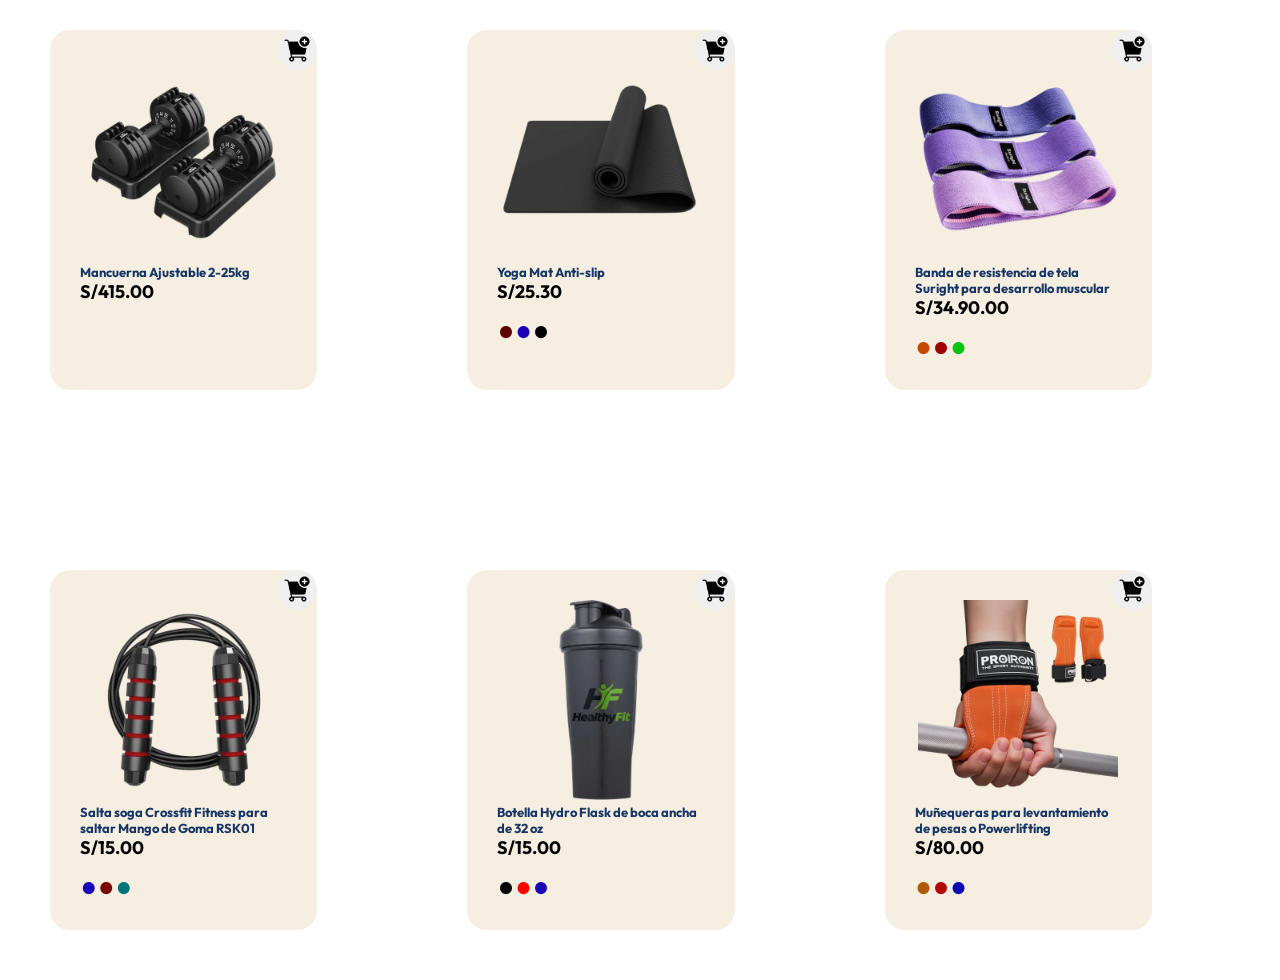
<file: HealthyFitt/articulo.html>
<!DOCTYPE html>
<html lang="es">
<head>
    <meta charset="UTF-8">
    <meta name="viewport" content="width=device-width, initial-scale=1.0">
    <title>Articulo</title>
    <link rel="stylesheet" href="estilo/estilo.css">
</head>
<body>
    <div class="articulos">
        <div class="producto">
            <img src="icono imagen/articulos/mancuernas.png" alt="">
            <p>Mancuerna Ajustable 2-25kg </p>
            <P>S/415.00 <span></span> <span></span></P>
            <p><span id="Acolor_prod1"></span><span id="Acolor_prod1"></span><span id="Acolor3_prod1"></span></p>
            <button> <img src="icono imagen/carrito.png" alt=""></button>
        </div>
                <div class="producto">
            <img src="icono imagen/articulos/colchoneta.png" alt="">
            <p>Yoga Mat Anti-slip </p>
            <P>S/25.30<span></span> <span></span></P>
            <p><span id="Acolor_prod2">•</span><span id="Acolor2_prod2">•</span><span id="Acolor3_prod2">•</span></p>
            <button> <img src="icono imagen/carrito.png" alt=""></button>
        </div>
                <div class="producto">
            <img src="icono imagen/articulos/bandas.png" alt="">
            <p>Banda de resistencia de tela Suright para desarrollo muscular</p>
            <P>S/34.90.00 <span></span> <span></span></P>
            <p><span id="Acolor_prod3">•</span><span id="Acolor2_prod3">•</span><span id="Acolor3_prod3">•</span></p>
            <button> <img src="icono imagen/carrito.png" alt=""></button>
        </div>
                <div class="producto">
            <img src="icono imagen/articulos/cuerda.png" alt="">
            <p>Salta soga Crossfit Fitness para saltar Mango de Goma RSK01 </p>
            <P>S/15.00 <span></span> <span></span></P>
            <p><span id="Acolor_prod4">•</span><span id="Acolor2_prod4">•</span><span id="Acolor3_prod4">•</span></p>
            <button> <img src="icono imagen/carrito.png" alt=""></button>
        </div>
                <div class="producto">
            <img src="icono imagen/articulos/tomatodo.png" alt="">
            <p>Botella Hydro Flask de boca ancha de 32 oz</p>
            <P>S/15.00 <span></span> <span></span></P>
            <p><span id="Acolor_prod5">•</span><span id="Acolor2_prod5">•</span><span id="Acolor3_prod5">•</span></p>
            <button> <img src="icono imagen/carrito.png" alt=""></button>
        </div>
        <div class="producto">
            <img src="icono imagen/articulos/guantes.png" alt="">
            <p>Muñequeras para levantamiento de pesas o Powerlifting</p>
            <P>S/80.00 <span></span> <span></span></P>
            <p><span id="Acolor_prod6">•</span><span id="Acolor2_prod6">•</span><span id="Acolor3_prod6">•</span></p>
            <button> <img src="icono imagen/carrito.png" alt=""></button>
        </div>
        
        
    </div>
</body>
</html>
</file>
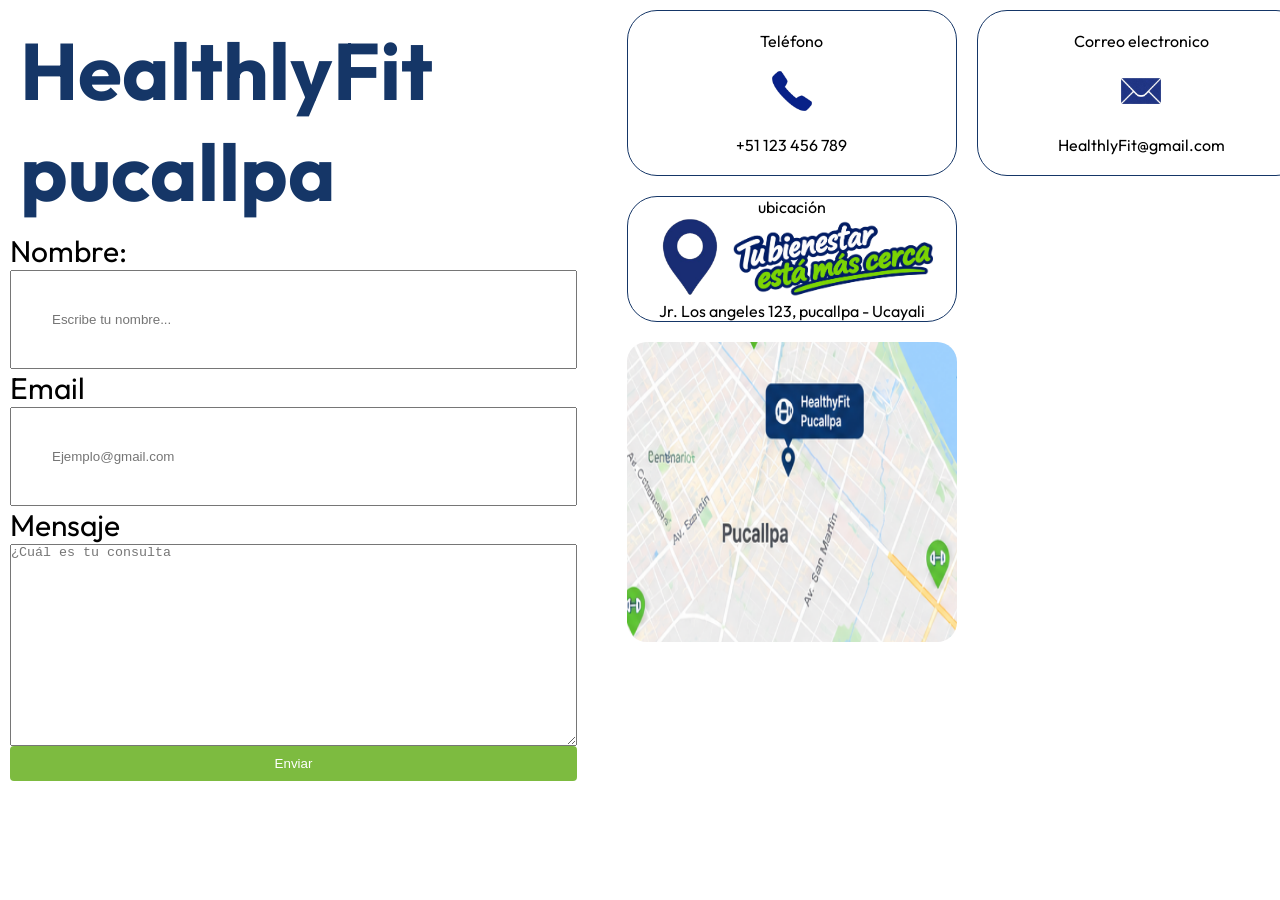
<file: HealthyFitt/contacto.html>
<!DOCTYPE html>
<html lang="es">
<head>
    <meta charset="UTF-8">
    <meta name="viewport" content="width=device-width, initial-scale=1.0">
    <title>Contacto</title>
    <link rel="stylesheet" href="estilo/estilo.css">
</head>
<body class="form_cont">
    <div class="formulario">
        <h1>HealthlyFit <br>pucallpa</h1>
        <form action="">
            <label for="nombre">Nombre:</label>
            <input type="text" id="nombre" placeholder="Escribe tu nombre...">
            <label for="email">Email</label>
            <input type="email" id="email" placeholder="Ejemplo@gmail.com">
            <label for="mensaje">Mensaje</label>
            <textarea name="" id="mensaje" placeholder="¿Cuál es tu consulta"></textarea>
            <button>Enviar</button>
        </form>
    </div>
<div class="informacion">
    <div class="corr-tel">
        <p>Teléfono</p>
        <img src="icono imagen/imagenes/TELEFONO.png" alt="">
        <p>+51 123 456 789</p>
    </div>
    <div class="corr-tel">
        <p>Correo electronico</p>
        <img src="icono imagen/imagenes/MENSAJE.png" alt="">
        <p>HealthlyFit@gmail.com</p>
    </div>
     <div>
         <div class="direccion">
    <div class="ubi-cont">
        <p>ubicación</p>
        <img src="icono imagen/imagenes/UBI.png" alt="" class="punto-ubi">
        <img src="icono imagen/contacto/FRASE.png" alt="">
        <p>Jr. Los angeles 123, pucallpa - Ucayali</p>
    </div>
        <img src="icono imagen/contacto/UBI.png" alt="" class="mapa-sede">
</div>
     </div>
</div>
</body>
</html>
</file>
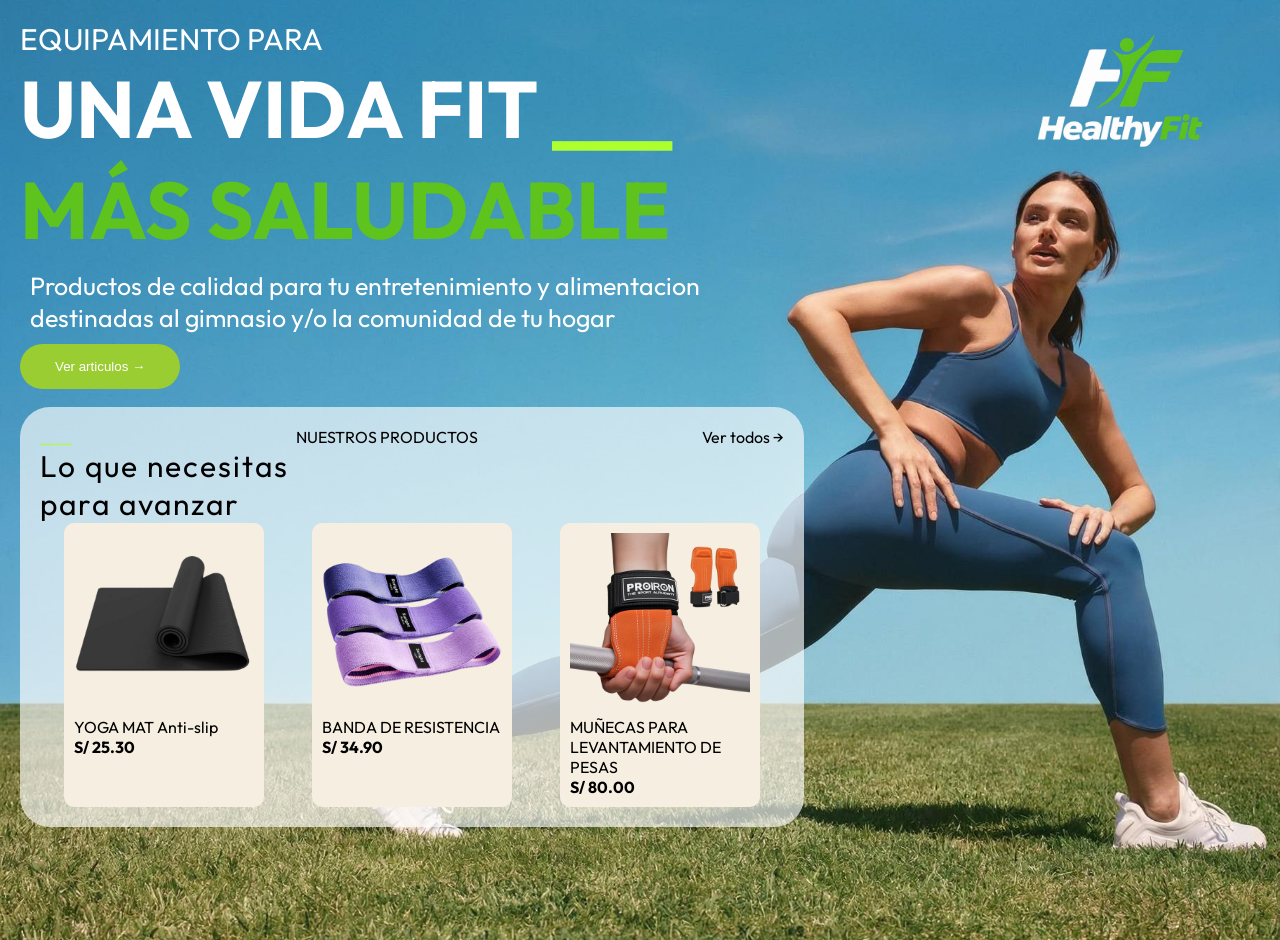
<file: HealthyFitt/inicio.html>
<!DOCTYPE html>
<html lang="es">
<head>
    <meta charset="UTF-8">
    <meta name="viewport" content="width=device-width, initial-scale=1.0">
    <title>Inicio</title>
    <link rel="stylesheet" href="estilo/estilo.css">
</head>
<body>
    <main>
        <img src="icono imagen/logo.png" alt="HealthyFit" class="logo_portada">
        <section class="portada">
            <div>
                <p class="texto_portada">EQUIPAMIENTO PARA</p>
                <H1>UNA VIDA FIT <span class="linea_verde1">___</span></H1>
                <h2>MÁS SALUDABLE</h2>
                <p class="descripcion">Productos de calidad para tu entretenimiento y alimentacion <br>destinadas al gimnasio y/o la comunidad de tu hogar</p>
                <button class="boton_principal">Ver articulos →</button>
            </div>
            <br>
            <section class="producto_destacados">
                <div class="encabezado">

                <span class="linea_verde2">____</span><span>NUESTROS PRODUCTOS</span>

                    <a href="articulo.html" class="ver-todo">Ver todos →</a>
                </div>
                <h3>Lo que necesitas <br>para avanzar</h3>
                <div class="productos_tarjetas">
                <div class="tarjeta">
                    <img src="icono imagen/articulos/colchoneta.png" alt="yoga">
                    <p>YOGA MAT Anti-slip</p>
                    <strong>S/ 25.30</strong>
                </div>
                <div class="tarjeta">
                        <img src="icono imagen/articulos/bandas.png" alt="yoga">
                        <p>BANDA DE RESISTENCIA</p>
                        <strong>S/ 34.90</strong>
                </div>
                <div class="tarjeta">
                        <img src="icono imagen/articulos/guantes.png" alt="yoga">
                        <p>MUÑECAS PARA LEVANTAMIENTO DE PESAS</p>
                        <strong>S/ 80.00</strong>
                </div>
                </div>
            </section>
        </section>
    </main>
</body>
</html>
</file>
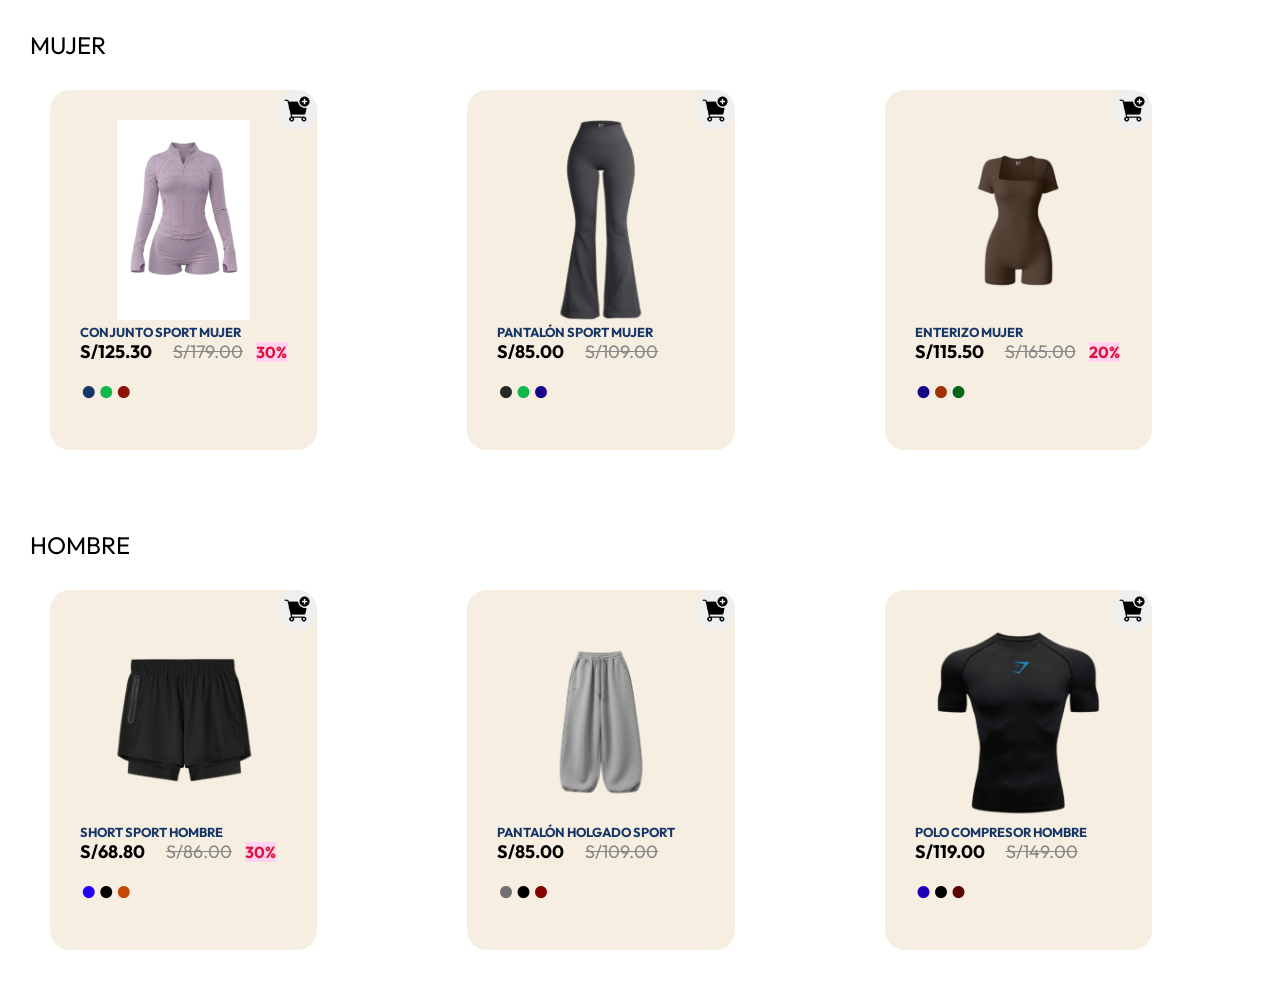
<file: HealthyFitt/ropa.html>
<!DOCTYPE html>
<html lang="es">
<head>
    <meta charset="UTF-8">
    <meta name="viewport" content="width=device-width, initial-scale=1.0">
    <title>Ropa</title>
    <link rel="stylesheet" href="estilo/estilo.css">
</head>
<body>
    <p class="seccion">MUJER</p>
    <div class="mujer">
        <div class="producto">
            <img src="icono imagen/ropa/sport conjunto mujer.jpg" alt="">
            <p>CONJUNTO SPORT MUJER</p>
            <P>S/125.30 <span class="pr-ant"> S/179.00</span> <span class="desc">30%</span></P>
            <p><span id="color_prod1">•</span><span id="color2_prod1">•</span><span id="color3_prod1">•</span></p>
            <button> <img src="icono imagen/carrito.png" alt=""></button>
        </div>
        <div class="producto">
            <img src="icono imagen/ropa/pantalon sport mujer.png" alt="">
            <p>PANTALÓN SPORT MUJER</p>
             <P>S/85.00 <span class="pr-ant"> S/109.00</span></P>
           <p><span id="color_prod2">•</span><span id="color2_prod2">•</span><span id="color3_prod2">•</span></p>
           <button> <img src="icono imagen/carrito.png" alt=""></button>
        </div>
        <div class="producto">
            <img src="icono imagen/ropa/enterizo mujer.png" alt="">
            <p>ENTERIZO MUJER</p>
             <P>S/115.50 <span class="pr-ant"> S/165.00</span> <span class="desc">20%</span></P>
            <p><span id="color_prod3">•</span><span id="color2_prod3">•</span><span id="color3_prod3">•</span></p>
            <button> <img src="icono imagen/carrito.png" alt=""></button>
        </div>
    </div>
    <P class="seccion">HOMBRE</P>
    <div class="hombre">
        <div class="producto">
            <img src="icono imagen/ropa/short hombre.png" alt="">
            <p>SHORT SPORT HOMBRE</p>
            <P>S/68.80 <span class="pr-ant"> S/86.00</span> <span class="desc">30%</span></P>
            <p><span id="Hcolor_prod1">•</span><span id="Hcolor2_prod1">•</span><span id="Hcolor3_prod1">•</span></p>
            <button> <img src="icono imagen/carrito.png" alt=""></button>
        </div>
        <div class="producto">
            <img src="icono imagen/ropa/pantalon hombre.png" alt="">
            <p>PANTALÓN HOLGADO SPORT</p>
             <P>S/85.00 <span class="pr-ant"> S/109.00</span></P>
           <p><span id="Hcolor_prod2">•</span><span id="Hcolor2_prod2">•</span><span id="Hcolor3_prod2">•</span></p>
           <button> <img src="icono imagen/carrito.png" alt=""></button>
        </div>
        <div class="producto">
            <img src="icono imagen/ropa/polo hombre.png" alt="">
            <p>POLO COMPRESOR HOMBRE</p>
             <P>S/119.00 <span class="pr-ant"> S/149.00</span></P>
            <p><span id="Hcolor_prod3">•</span><span id="Hcolor2_prod3">•</span><span id="Hcolor3_prod3">•</span></p>
            <button> <img src="icono imagen/carrito.png" alt=""></button>
        </div>
    </div>
</body>
</html>
</file>
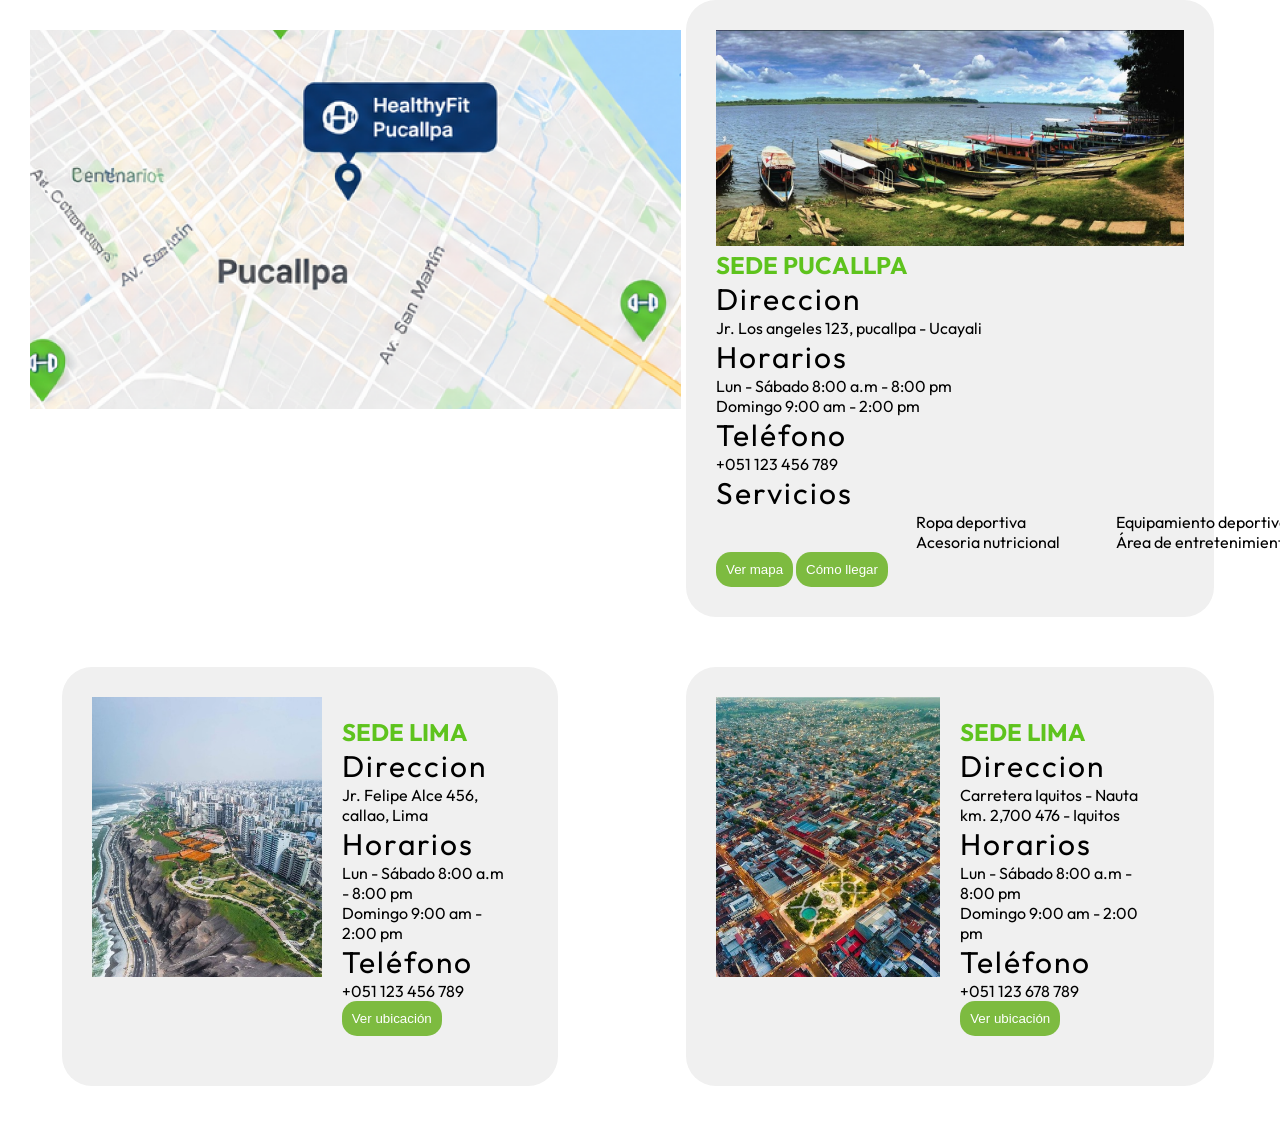
<file: HealthyFitt/sedes.html>
<!DOCTYPE html>
<html lang="es">
<head>
    <meta charset="UTF-8">
    <meta name="viewport" content="width=device-width, initial-scale=1.0">
    <title>Sedes</title>
    <link rel="stylesheet" href="estilo/estilo.css">
</head>
<body>
  <div class="contenedor-sedes">
    <div class="mapa">
        <img src="icono imagen/contacto/UBI.png" alt="">
    </div>
    <div class="pucallpa">
        <img src="icono imagen/foto/sede pucallpa.jpg" alt="">
        <h2>SEDE PUCALLPA</h2>
        <H3>Direccion</H3>
        <p>Jr. Los angeles 123, pucallpa - Ucayali</p>
        <h3>Horarios</h3>
        <p>Lun - Sábado 8:00 a.m - 8:00 pm <br> Domingo 9:00 am - 2:00 pm</p>
        <h3>Teléfono</h3>
        <p>+051 123 456 789</p>
        <h3>Servicios</h3>
        <div class="lista-servicios">
            <span>Ropa deportiva</span>
            <span>Equipamiento deportivo</span>
            <span>Acesoria nutricional</span>
            <span>Área de entretenimiento</span>
        </div>
        <div class="botones-sede">
            <button>Ver mapa</button>
            <button>Cómo llegar</button>
        </div>
        </div>
    <div class="sede-lima">
        <img src="icono imagen/foto/sede lima.jpg" alt="">
        <div class="info-sede">
        <h2>SEDE LIMA</h2>
        <H3>Direccion</H3>
        <p>Jr. Felipe Alce 456, callao, Lima</p>
        <h3>Horarios</h3>
        <p>Lun - Sábado 8:00 a.m - 8:00 pm <br> Domingo 9:00 am - 2:00 pm</p>
        <h3>Teléfono</h3>
        <p>+051 123 456 789</p>
        <button>Ver ubicación</button> 
        </div>
        
    </div>
    <div class="sede-iquitos">
        <img src="icono imagen/foto/sede iquitos.jpg" alt="">
        <div class="info-sede">
        <h2>SEDE LIMA</h2>
        <H3>Direccion</H3>
        <p>Carretera Iquitos - Nauta km. 2,700 476 - Iquitos</p>
        <h3>Horarios</h3>
        <p>Lun - Sábado 8:00 a.m - 8:00 pm <br> Domingo 9:00 am - 2:00 pm</p>
        <h3>Teléfono</h3>
        <p>+051 123 678 789</p>
        <button>Ver ubicación</button>  
        </div>

    </div>

  </div>
</body>
</html>
</file>
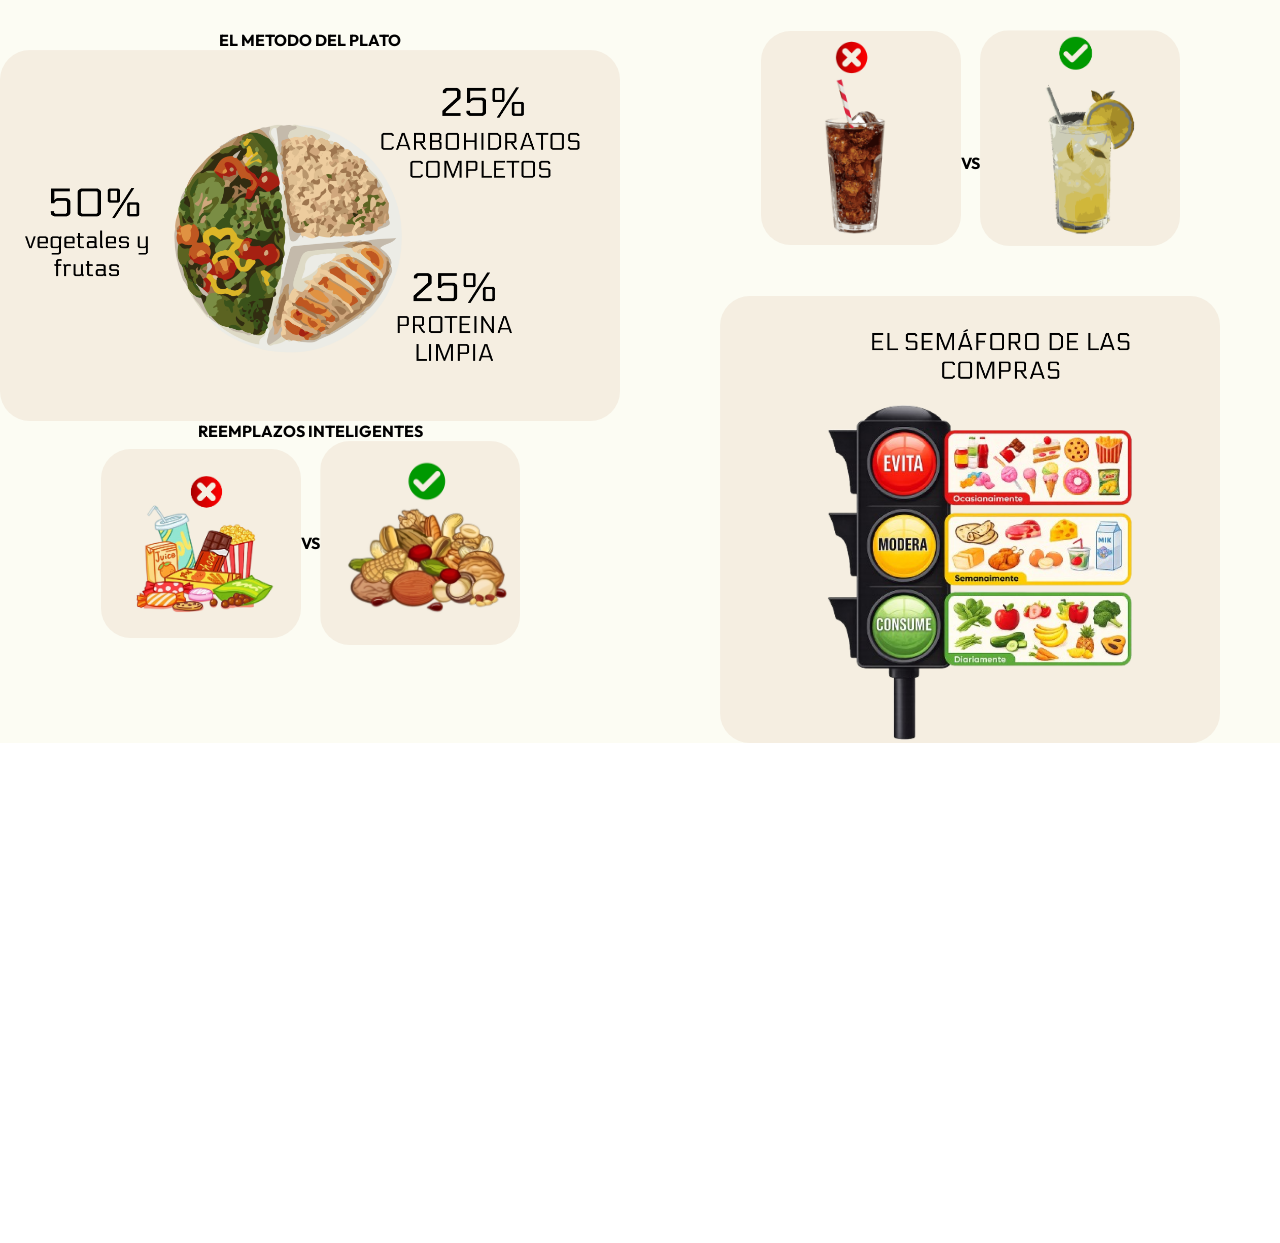
<file: HealthyFitt/tips.html>
<!DOCTYPE html>
<html lang="es">
<head>
    <meta charset="UTF-8">
    <meta name="viewport" content="width=device-width, initial-scale=1.0">
    <title>Tips</title>
    <link rel="stylesheet" href="estilo/estilo.css">
</head>
<body>
<div class="cont_tips">
        <section class="metodo">
            <p>EL METODO DEL PLATO</p>
            <div>
                <img src="icono imagen/tips/metodo.png" alt="">
            </div>
            <p>REEMPLAZOS INTELIGENTES</p>
            <div>
                <img src="icono imagen/tips/chatarra2.png" alt="">
                <p>VS</p>
                <img src="icono imagen/tips/natural2.png" alt="">
            </div>
        </section>
    <section>
        <div>
            <img src="icono imagen/tips/coca2.png" alt="">
            <p>VS</p>
            <img src="icono imagen/tips/limonada2.png" alt="">
        </div>
        <div>
            <img src="icono imagen/tips/semaforo2.png" alt="">
        </div>
    </section>
 </div>
</body>
</html>
</file>
<file: HealthyFitt/estilo/estilo.css>
@import url('https://fonts.googleapis.com/css2?family=Outfit:wght@100..900&display=swap');
*{
    margin: 0;
    padding: 0;
}
.pagina{
    width: 100%;
}
nav{
    background-color: #153667;
    width: 100%;
    min-height: 100px;
    border-radius: 20px 20px 0px 0px;
    display: flex;
    align-items: center;
}
nav img{
    width: 65px;
}
.enlace-menu{
display: flex;
align-items: center;
gap: 30px;
position: absolute;
left: 50%;
transform: translateX(-50%);
}
.enlace-menu a{
    color: white;
    text-decoration: none;
}
.enlace-menu a:hover{
    color: darkgray;
}
nav button{
    margin-left: 80%;
    background-color: rgb(125, 187, 64);
    color: white;
    padding: 10px;
    border-radius: 15px;
    border: none;
    cursor: pointer;
}
nav button:hover{
    background-color: rgb(112, 234, 101)
}
iframe{
    width: 100%;
    min-height: 100vh;
    border: none;
}
/*===================================
AQUI PERSONALIZO INICIO
=====================================*/
.portada{
    min-height: calc(100vh);
    background-image: url("../icono imagen/portada.jpg");
    background-size: cover;
    background-position: center;
    padding: 20px;
}
.logo_portada{
    position: absolute;
    width: 15%;
    left: 80%;
}
.texto_portada{
    color: white;
    font-family: "Outfit", sans-serif;
    font-size: 30px;
}
h1{
    font-family: "Outfit", sans-serif;
    color: white;
    font-size: 60pt;
}
h2{
    color: #5ec31d;
    font-size: 80px;
    font-family: "Outfit", sans-serif;
}
.linea_verde1{
    color: greenyellow;
}
.descripcion{
    color: white;
    font-family: "Outfit", sans-serif;
    font-size: 25px;
    padding: 10px;
}
.boton_principal{
    background-color: yellowgreen;
    padding: 15px 35px;
    border-radius: 30px;
    color: white;
    border: none;
}
.boton_principal:hover{  
    cursor: pointer;
    background-color: rgb(112, 234, 101)
}
.producto_destacados{
    background-color: rgba(255, 255, 255, 0.65);
    width: 60%;
    border-radius: 30px;
    padding: 20px;
}
.encabezado{
    display: flex;
    justify-content: space-between;
    font-family: "Outfit", sans-serif;
}
.linea_verde2{
    color: greenyellow;
}
.ver-todo{
    color: black;
    text-decoration: none;
}
.ver-todo:hover{
    color: white;
}
h3{
    font-family: "Outfit", sans-serif;
    font-size: 30px;
    font-weight: 400;
    letter-spacing: 2px;
}
.productos_tarjetas{
    display: flex;
    justify-content: space-around;
}
.tarjeta{
    background-color: #f5eee1;
    width: 180px;
    padding: 10px;
    border-radius: 10px;
    font-family: "Outfit", sans-serif;
}
.tarjeta:hover{
    background-color: #d1c9bb;
}
.tarjeta img{
    width: 100%;
}
/*==================================
AQUI PERSONALIZO FOOTER
====================================*/
footer{
    width: 100%;
    min-height: 100px;
    background-color: #0f2d5b;
    color: #ffff;
    text-align: center;
    font-family: "Outfit", sans-serif;
    display: flex;
    align-items: center;
    justify-content: center;
}
/*==================================
AQUI PERSONALIZO SECCION DE ROPA
====================================*/
.mujer,
.hombre,
.articulos{
    width: 90%;
    display: grid;
    grid-template-columns: repeat(3, 2fr);
    gap: 100px;
}
.producto{
    position: relative;
    height: 300px;
    background-color: #f5eee1;
    margin-bottom: 50px;
    border-radius: 20px;
    padding: 30px;
    margin-top: 30px;
    margin-left: 50px;
}
.producto:hover{
    background-color: #d1c9bb;
}
.producto img{
    width: 100%;
    height: 200px;
    object-fit: contain;
}
.producto p:nth-of-type(1){
    color: #153667;
    font-family: "Outfit", sans-serif;
    font-weight: bolder;
    font-size: 13px;
}
.producto p:nth-of-type(2){
    font-family: "Outfit", sans-serif;
    font-weight: bolder;
    font-size: 18px;
}
.pr-ant{
    color: #888;
    text-decoration: line-through;
    font-weight: lighter;
    margin-left: 18px;
    font-size: 18px;
}
.desc{
    color: crimson;
    margin-left: 10px;
    font-size: medium;
    background-color: #ffd2f1;
}
.producto button img{
    width: 30px;
    height: 30px;
}
.producto button{
    position: absolute;
    top: -0px;
    right: -0px;
    border-radius: 50px;
    border: none;
    width: 40px;
    height: 40px;
}
.producto button:hover{
    background-color: #d1c9bb;
}
.seccion{
    font-size: x-large;
    font-family: "Outfit", sans-serif;
    margin-left: 30px;
    margin-top: 30px;
}
#color_prod1{
    color: #153667;
    font-size: 50px;
}
#color2_prod1{
    color: #0fb74d;
    font-size: 50px;
}
#color3_prod1{
    color: #8b1205;
    font-size: 50px;
}
#color_prod2{
    color: #262729;
    font-size: 50px;
}
#color2_prod2{
    color: #0fb74d;
    font-size: 50px;
}
#color3_prod2{
    color: #19058b;
    font-size: 50px;
}
#color_prod3{
    color: #19058b;
    font-size: 50px;
}
#color2_prod3{
    color: #a23202;
    font-size: 50px;
}
#color3_prod3{
    color: #02671b;
    font-size: 50px;
}
#Hcolor_prod1{
    color: #2500f5;
    font-size: 50px;
}
#Hcolor2_prod1{
    color: #030303;
    font-size: 50px;
}
#Hcolor3_prod1{
    color: #c44902;
    font-size: 50px;
}
#Hcolor_prod2{
    color: #707073;
    font-size: 50px;
}
#Hcolor2_prod2{
    color: #000000;
    font-size: 50px;
}
#Hcolor3_prod2{
    color: #850202;
    font-size: 50px;
}
#Hcolor_prod3{
    color: #1c00b8;
    font-size: 50px;
}
#Hcolor2_prod3{
    color: #020202;
    font-size: 50px;
}
#Hcolor3_prod3{
    color: #5e0101;
    font-size: 50px;
}
#Acolor_prod2{
    color: #5e0101;
    font-size: 50px;
}
#Acolor2_prod2{
    color: #1c00b8;
    font-size: 50px;
}
#Acolor3_prod2{
    color: #000000;
    font-size: 50px;
}
#Acolor_prod3{
     color: #c44902;
    font-size: 50px;
}
#Acolor2_prod3{
     color: #9f0303;
    font-size: 50px;
}
#Acolor3_prod3{
     color: #02c412;
    font-size: 50px;
}
#Acolor_prod4{
    color: #1c00b8;
    font-size: 50px; 
}
#Acolor2_prod4{
     color: #7b0202;
    font-size: 50px; 
}
#Acolor3_prod4{
     color: #02757b;
    font-size: 50px; 
}
#Acolor_prod5{
    color: #000000;
    font-size:50px ;
}
#Acolor2_prod5{
    color: #ff0000;
    font-size:50px ;
}
#Acolor3_prod5{
    color: #1a06b2;
    font-size:50px ;
}
#Acolor_prod6{
     color: #b25906;
    font-size:50px ;
}
#Acolor2_prod6{
     color: #b20606;
    font-size:50px ;
}
#Acolor3_prod6{
     color: #0606b2;
    font-size:50px ;
}
/*==================================
AQUI PERSONALIZO TIPS
====================================*/
.cont_tips{
    background-color: #fcfcf3;
    width: 100%;
    display: grid;
    grid-template-columns: 1fr 1fr;
    gap: 40px;
    font-family: "Outfit", sans-serif;
    margin-bottom: 500px
    
}
.cont_tips img{
    max-width: 100%;
    height: auto;
    border-radius: 30px;
}
.metodo div:nth-of-type(2) img{
    max-width: 200px;
}
.cont_tips section div{
    display: flex;
    flex-direction: row;
    justify-content: center;
    align-items: center;
}
.cont_tips section:nth-child(2) div:first-child img{
     max-width: 200px;
     margin-bottom: 50px;
}
.cont_tips section:nth-child(2) div:last-child img{
    max-width: 500px;
}
.cont_tips section{
    text-align: center;
    font-weight: bolder;
    margin-top: 30px;
}
/*==========================
AQUÍ PERSONALIZO SEDE
===========================*/
.contenedor-sedes{
    width: 100%;
    display: grid;
    grid-template-columns: 1fr 1fr;
    font-family: "Outfit", sans-serif;
}
.mapa img{
    width: 105%;
    height: auto;
    border-radius: 30px;
    padding: 30px;
}
.pucallpa,
.sede-lima,
.sede-iquitos{
    background-color: #f0f0f0;
    margin-left: 10%;
    padding: 30px;
    margin-bottom: 50px;
    margin-right: 10%;
    border-radius: 30px;
}
.sede-lima,
.sede-iquitos{
    display: flex;
}
.sede-lima img,
.sede-iquitos img{
    max-height: 280px;
}
.pucallpa img{
    width: 100%;
    object-fit: cover;
}
.pucallpa h2,
.sede-lima h2,
.sede-iquitos h2{
    font-size: 24px;
}
.lista-servicios{
    margin-left: 200px;
    display: grid;
    grid-template-columns: 200px 200px;
}
.contenedor-sedes button{
    background-color: rgb(125, 187, 64);
    color: white;
    padding: 10px;
    border-radius: 15px;
    border: none;
    cursor: pointer;
    transition: background-color 0,2s ease,
                transform 0.2s ease;
}
.contenedor-sedes button:hover{
    background-color: rgb(112, 234, 101);
    transform: scale(1.05);
}
.sede-lima .info-sede,
.sede-iquitos .info-sede{
    flex: 1;
    padding: 20px;
}
/*==========================
AQUÍ PERSONALIZO CONTACTO
===========================*/
.form_cont{
    display: grid;
    grid-template-columns: 45% 55%;
    gap: 50px;
    margin: 10px;
}
.formulario{
    width: 100%;
}
.formulario h1{
    color: #153667;
    margin: 10px;
}
.formulario form{
    display: flex;
    flex-direction: column;
}
.formulario label{
    font-size: 30px;
    font-family: "Outfit", sans-serif;
}
.formulario form > input{
    padding: 40px;
}
.formulario form > textarea{
    height: 200px   ;
}
.formulario button{
    background-color: rgb(125, 187, 64);
    color: white;
    padding: 10px;
    border-radius: 4px;
    border: none;
    cursor: pointer;
    transition: background-color 0,2s ease,
                transform 0.2s ease;
}
.formulario button:hover{
    background-color: rgb(112, 234, 101);
    transition: scale(1.05);
}
.informacion{
    display: grid;
    grid-template-columns: 1fr 1fr;
    width: 98%;
    gap: 20px;
    height: 150px;
}
.corr-tel{
    text-align: center;
    border: 1px solid #153667;
    border-radius: 30px; 
    box-sizing: border-box;
    font-family: "Outfit", sans-serif;
    padding: 20px;
}
.corr-tel img{
    width: 80px;
}
.direccion{
    grid-column: 2;
    grid-row: 2;
    margin-left: auto;
    text-align: center;
    font-family: "Outfit", sans-serif;
}
.ubi-cont{
    border: 1px solid #153667;
    border-radius: 30px;
}
.ubi-cont img{
    width: 200px;
}
.punto-ubi{
    max-width: 80px;
}
.mapa-sede{
    width: 100%;
    height: 300px;
    border-radius: 20px;
    margin-top: 20px;
}
</file>
